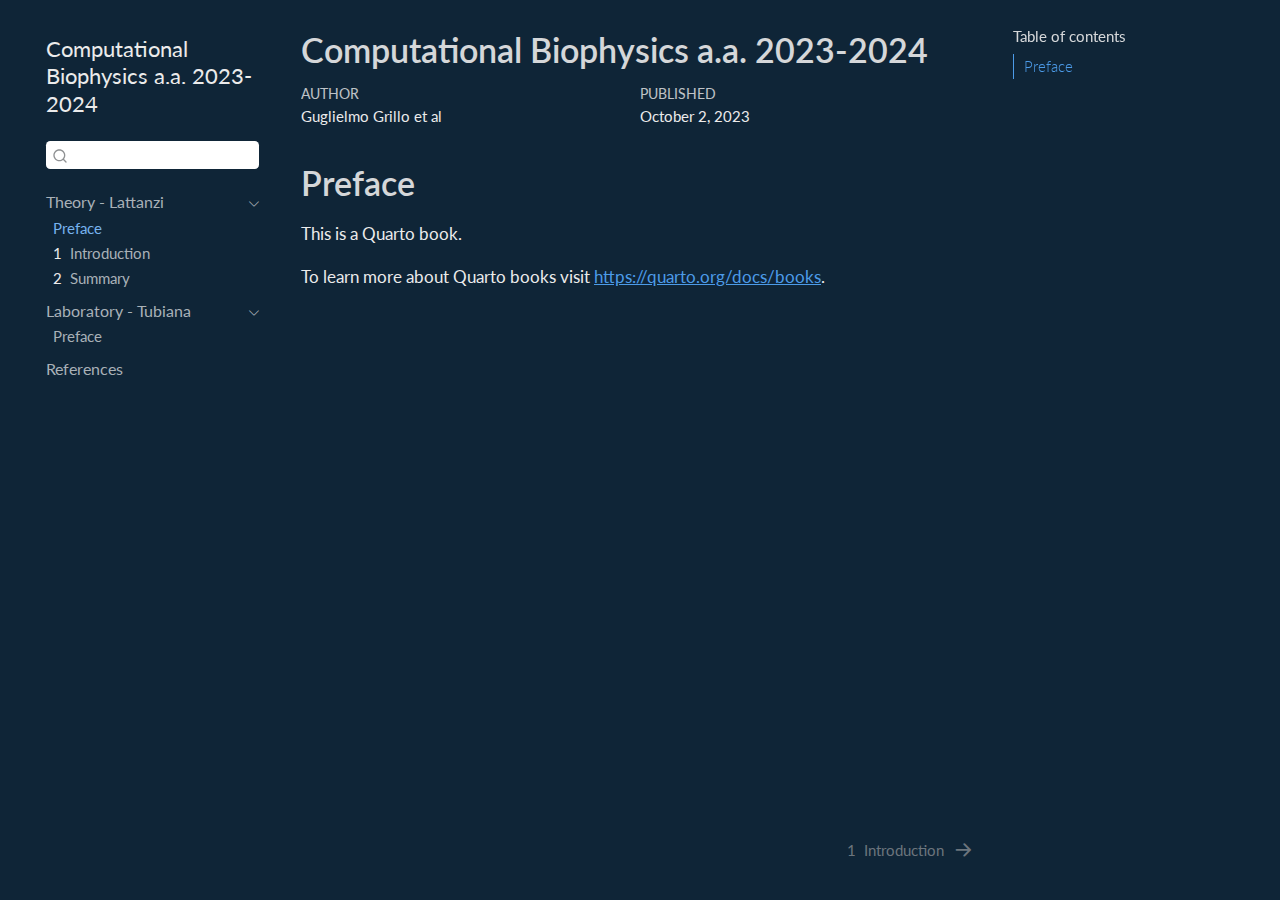
<file: _book/index.html>
<!DOCTYPE html>
<html xmlns="http://www.w3.org/1999/xhtml" lang="en" xml:lang="en"><head>

<meta charset="utf-8">
<meta name="generator" content="quarto-1.3.450">

<meta name="viewport" content="width=device-width, initial-scale=1.0, user-scalable=yes">

<meta name="author" content="Guglielmo Grillo et al">
<meta name="dcterms.date" content="2023-10-02">

<title>Computational Biophysics a.a. 2023-2024</title>
<style>
code{white-space: pre-wrap;}
span.smallcaps{font-variant: small-caps;}
div.columns{display: flex; gap: min(4vw, 1.5em);}
div.column{flex: auto; overflow-x: auto;}
div.hanging-indent{margin-left: 1.5em; text-indent: -1.5em;}
ul.task-list{list-style: none;}
ul.task-list li input[type="checkbox"] {
  width: 0.8em;
  margin: 0 0.8em 0.2em -1em; /* quarto-specific, see https://github.com/quarto-dev/quarto-cli/issues/4556 */ 
  vertical-align: middle;
}
</style>


<script src="site_libs/quarto-nav/quarto-nav.js"></script>
<script src="site_libs/quarto-nav/headroom.min.js"></script>
<script src="site_libs/clipboard/clipboard.min.js"></script>
<script src="site_libs/quarto-search/autocomplete.umd.js"></script>
<script src="site_libs/quarto-search/fuse.min.js"></script>
<script src="site_libs/quarto-search/quarto-search.js"></script>
<meta name="quarto:offset" content="./">
<link href="./intro.html" rel="next">
<script src="site_libs/quarto-html/quarto.js"></script>
<script src="site_libs/quarto-html/popper.min.js"></script>
<script src="site_libs/quarto-html/tippy.umd.min.js"></script>
<script src="site_libs/quarto-html/anchor.min.js"></script>
<link href="site_libs/quarto-html/tippy.css" rel="stylesheet">
<link href="site_libs/quarto-html/quarto-syntax-highlighting-dark.css" rel="stylesheet" id="quarto-text-highlighting-styles">
<script src="site_libs/bootstrap/bootstrap.min.js"></script>
<link href="site_libs/bootstrap/bootstrap-icons.css" rel="stylesheet">
<link href="site_libs/bootstrap/bootstrap.min.css" rel="stylesheet" id="quarto-bootstrap" data-mode="dark">
<script id="quarto-search-options" type="application/json">{
  "location": "sidebar",
  "copy-button": false,
  "collapse-after": 3,
  "panel-placement": "start",
  "type": "textbox",
  "limit": 20,
  "language": {
    "search-no-results-text": "No results",
    "search-matching-documents-text": "matching documents",
    "search-copy-link-title": "Copy link to search",
    "search-hide-matches-text": "Hide additional matches",
    "search-more-match-text": "more match in this document",
    "search-more-matches-text": "more matches in this document",
    "search-clear-button-title": "Clear",
    "search-detached-cancel-button-title": "Cancel",
    "search-submit-button-title": "Submit",
    "search-label": "Search"
  }
}</script>


</head>

<body class="nav-sidebar floating">

<div id="quarto-search-results"></div>
  <header id="quarto-header" class="headroom fixed-top">
  <nav class="quarto-secondary-nav">
    <div class="container-fluid d-flex">
      <button type="button" class="quarto-btn-toggle btn" data-bs-toggle="collapse" data-bs-target="#quarto-sidebar,#quarto-sidebar-glass" aria-controls="quarto-sidebar" aria-expanded="false" aria-label="Toggle sidebar navigation" onclick="if (window.quartoToggleHeadroom) { window.quartoToggleHeadroom(); }">
        <i class="bi bi-layout-text-sidebar-reverse"></i>
      </button>
      <nav class="quarto-page-breadcrumbs" aria-label="breadcrumb"><ol class="breadcrumb"><li class="breadcrumb-item"><a href="./index.html">Theory - Lattanzi</a></li><li class="breadcrumb-item"><a href="./index.html">Preface</a></li></ol></nav>
      <a class="flex-grow-1" role="button" data-bs-toggle="collapse" data-bs-target="#quarto-sidebar,#quarto-sidebar-glass" aria-controls="quarto-sidebar" aria-expanded="false" aria-label="Toggle sidebar navigation" onclick="if (window.quartoToggleHeadroom) { window.quartoToggleHeadroom(); }">      
      </a>
      <button type="button" class="btn quarto-search-button" aria-label="" onclick="window.quartoOpenSearch();">
        <i class="bi bi-search"></i>
      </button>
    </div>
  </nav>
</header>
<!-- content -->
<div id="quarto-content" class="quarto-container page-columns page-rows-contents page-layout-article">
<!-- sidebar -->
  <nav id="quarto-sidebar" class="sidebar collapse collapse-horizontal sidebar-navigation floating overflow-auto">
    <div class="pt-lg-2 mt-2 text-left sidebar-header">
    <div class="sidebar-title mb-0 py-0">
      <a href="./">Computational Biophysics a.a. 2023-2024</a> 
    </div>
      </div>
        <div class="mt-2 flex-shrink-0 align-items-center">
        <div class="sidebar-search">
        <div id="quarto-search" class="" title="Search"></div>
        </div>
        </div>
    <div class="sidebar-menu-container"> 
    <ul class="list-unstyled mt-1">
        <li class="sidebar-item sidebar-item-section">
      <div class="sidebar-item-container"> 
            <a class="sidebar-item-text sidebar-link text-start" data-bs-toggle="collapse" data-bs-target="#quarto-sidebar-section-1" aria-expanded="true">
 <span class="menu-text">Theory - Lattanzi</span></a>
          <a class="sidebar-item-toggle text-start" data-bs-toggle="collapse" data-bs-target="#quarto-sidebar-section-1" aria-expanded="true" aria-label="Toggle section">
            <i class="bi bi-chevron-right ms-2"></i>
          </a> 
      </div>
      <ul id="quarto-sidebar-section-1" class="collapse list-unstyled sidebar-section depth1 show">  
          <li class="sidebar-item">
  <div class="sidebar-item-container"> 
  <a href="./index.html" class="sidebar-item-text sidebar-link active">
 <span class="menu-text">Preface</span></a>
  </div>
</li>
          <li class="sidebar-item">
  <div class="sidebar-item-container"> 
  <a href="./intro.html" class="sidebar-item-text sidebar-link">
 <span class="menu-text"><span class="chapter-number">1</span>&nbsp; <span class="chapter-title">Introduction</span></span></a>
  </div>
</li>
          <li class="sidebar-item">
  <div class="sidebar-item-container"> 
  <a href="./summary.html" class="sidebar-item-text sidebar-link">
 <span class="menu-text"><span class="chapter-number">2</span>&nbsp; <span class="chapter-title">Summary</span></span></a>
  </div>
</li>
      </ul>
  </li>
        <li class="sidebar-item sidebar-item-section">
      <div class="sidebar-item-container"> 
            <a class="sidebar-item-text sidebar-link text-start" data-bs-toggle="collapse" data-bs-target="#quarto-sidebar-section-2" aria-expanded="true">
 <span class="menu-text">Laboratory - Tubiana</span></a>
          <a class="sidebar-item-toggle text-start" data-bs-toggle="collapse" data-bs-target="#quarto-sidebar-section-2" aria-expanded="true" aria-label="Toggle section">
            <i class="bi bi-chevron-right ms-2"></i>
          </a> 
      </div>
      <ul id="quarto-sidebar-section-2" class="collapse list-unstyled sidebar-section depth1 show">  
          <li class="sidebar-item">
  <div class="sidebar-item-container"> 
  <a href="./index.html" class="sidebar-item-text sidebar-link">
 <span class="menu-text">Preface</span></a>
  </div>
</li>
      </ul>
  </li>
        <li class="sidebar-item">
  <div class="sidebar-item-container"> 
  <a href="./references.html" class="sidebar-item-text sidebar-link">
 <span class="menu-text">References</span></a>
  </div>
</li>
    </ul>
    </div>
</nav>
<div id="quarto-sidebar-glass" data-bs-toggle="collapse" data-bs-target="#quarto-sidebar,#quarto-sidebar-glass"></div>
<!-- margin-sidebar -->
    <div id="quarto-margin-sidebar" class="sidebar margin-sidebar">
        <nav id="TOC" role="doc-toc" class="toc-active">
    <h2 id="toc-title">Table of contents</h2>
   
  <ul>
  <li><a href="#preface" id="toc-preface" class="nav-link active" data-scroll-target="#preface">Preface</a></li>
  </ul>
</nav>
    </div>
<!-- main -->
<main class="content" id="quarto-document-content">

<header id="title-block-header" class="quarto-title-block default">
<div class="quarto-title">
<h1 class="title">Computational Biophysics a.a. 2023-2024</h1>
</div>



<div class="quarto-title-meta">

    <div>
    <div class="quarto-title-meta-heading">Author</div>
    <div class="quarto-title-meta-contents">
             <p>Guglielmo Grillo et al </p>
          </div>
  </div>
    
    <div>
    <div class="quarto-title-meta-heading">Published</div>
    <div class="quarto-title-meta-contents">
      <p class="date">October 2, 2023</p>
    </div>
  </div>
  
    
  </div>
  

</header>

<section id="preface" class="level1 unnumbered">
<h1 class="unnumbered">Preface</h1>
<p>This is a Quarto book.</p>
<p>To learn more about Quarto books visit <a href="https://quarto.org/docs/books" class="uri">https://quarto.org/docs/books</a>.</p>


</section>

</main> <!-- /main -->
<script id="quarto-html-after-body" type="application/javascript">
window.document.addEventListener("DOMContentLoaded", function (event) {
  const toggleBodyColorMode = (bsSheetEl) => {
    const mode = bsSheetEl.getAttribute("data-mode");
    const bodyEl = window.document.querySelector("body");
    if (mode === "dark") {
      bodyEl.classList.add("quarto-dark");
      bodyEl.classList.remove("quarto-light");
    } else {
      bodyEl.classList.add("quarto-light");
      bodyEl.classList.remove("quarto-dark");
    }
  }
  const toggleBodyColorPrimary = () => {
    const bsSheetEl = window.document.querySelector("link#quarto-bootstrap");
    if (bsSheetEl) {
      toggleBodyColorMode(bsSheetEl);
    }
  }
  toggleBodyColorPrimary();  
  const icon = "";
  const anchorJS = new window.AnchorJS();
  anchorJS.options = {
    placement: 'right',
    icon: icon
  };
  anchorJS.add('.anchored');
  const isCodeAnnotation = (el) => {
    for (const clz of el.classList) {
      if (clz.startsWith('code-annotation-')) {                     
        return true;
      }
    }
    return false;
  }
  const clipboard = new window.ClipboardJS('.code-copy-button', {
    text: function(trigger) {
      const codeEl = trigger.previousElementSibling.cloneNode(true);
      for (const childEl of codeEl.children) {
        if (isCodeAnnotation(childEl)) {
          childEl.remove();
        }
      }
      return codeEl.innerText;
    }
  });
  clipboard.on('success', function(e) {
    // button target
    const button = e.trigger;
    // don't keep focus
    button.blur();
    // flash "checked"
    button.classList.add('code-copy-button-checked');
    var currentTitle = button.getAttribute("title");
    button.setAttribute("title", "Copied!");
    let tooltip;
    if (window.bootstrap) {
      button.setAttribute("data-bs-toggle", "tooltip");
      button.setAttribute("data-bs-placement", "left");
      button.setAttribute("data-bs-title", "Copied!");
      tooltip = new bootstrap.Tooltip(button, 
        { trigger: "manual", 
          customClass: "code-copy-button-tooltip",
          offset: [0, -8]});
      tooltip.show();    
    }
    setTimeout(function() {
      if (tooltip) {
        tooltip.hide();
        button.removeAttribute("data-bs-title");
        button.removeAttribute("data-bs-toggle");
        button.removeAttribute("data-bs-placement");
      }
      button.setAttribute("title", currentTitle);
      button.classList.remove('code-copy-button-checked');
    }, 1000);
    // clear code selection
    e.clearSelection();
  });
  function tippyHover(el, contentFn) {
    const config = {
      allowHTML: true,
      content: contentFn,
      maxWidth: 500,
      delay: 100,
      arrow: false,
      appendTo: function(el) {
          return el.parentElement;
      },
      interactive: true,
      interactiveBorder: 10,
      theme: 'quarto',
      placement: 'bottom-start'
    };
    window.tippy(el, config); 
  }
  const noterefs = window.document.querySelectorAll('a[role="doc-noteref"]');
  for (var i=0; i<noterefs.length; i++) {
    const ref = noterefs[i];
    tippyHover(ref, function() {
      // use id or data attribute instead here
      let href = ref.getAttribute('data-footnote-href') || ref.getAttribute('href');
      try { href = new URL(href).hash; } catch {}
      const id = href.replace(/^#\/?/, "");
      const note = window.document.getElementById(id);
      return note.innerHTML;
    });
  }
      let selectedAnnoteEl;
      const selectorForAnnotation = ( cell, annotation) => {
        let cellAttr = 'data-code-cell="' + cell + '"';
        let lineAttr = 'data-code-annotation="' +  annotation + '"';
        const selector = 'span[' + cellAttr + '][' + lineAttr + ']';
        return selector;
      }
      const selectCodeLines = (annoteEl) => {
        const doc = window.document;
        const targetCell = annoteEl.getAttribute("data-target-cell");
        const targetAnnotation = annoteEl.getAttribute("data-target-annotation");
        const annoteSpan = window.document.querySelector(selectorForAnnotation(targetCell, targetAnnotation));
        const lines = annoteSpan.getAttribute("data-code-lines").split(",");
        const lineIds = lines.map((line) => {
          return targetCell + "-" + line;
        })
        let top = null;
        let height = null;
        let parent = null;
        if (lineIds.length > 0) {
            //compute the position of the single el (top and bottom and make a div)
            const el = window.document.getElementById(lineIds[0]);
            top = el.offsetTop;
            height = el.offsetHeight;
            parent = el.parentElement.parentElement;
          if (lineIds.length > 1) {
            const lastEl = window.document.getElementById(lineIds[lineIds.length - 1]);
            const bottom = lastEl.offsetTop + lastEl.offsetHeight;
            height = bottom - top;
          }
          if (top !== null && height !== null && parent !== null) {
            // cook up a div (if necessary) and position it 
            let div = window.document.getElementById("code-annotation-line-highlight");
            if (div === null) {
              div = window.document.createElement("div");
              div.setAttribute("id", "code-annotation-line-highlight");
              div.style.position = 'absolute';
              parent.appendChild(div);
            }
            div.style.top = top - 2 + "px";
            div.style.height = height + 4 + "px";
            let gutterDiv = window.document.getElementById("code-annotation-line-highlight-gutter");
            if (gutterDiv === null) {
              gutterDiv = window.document.createElement("div");
              gutterDiv.setAttribute("id", "code-annotation-line-highlight-gutter");
              gutterDiv.style.position = 'absolute';
              const codeCell = window.document.getElementById(targetCell);
              const gutter = codeCell.querySelector('.code-annotation-gutter');
              gutter.appendChild(gutterDiv);
            }
            gutterDiv.style.top = top - 2 + "px";
            gutterDiv.style.height = height + 4 + "px";
          }
          selectedAnnoteEl = annoteEl;
        }
      };
      const unselectCodeLines = () => {
        const elementsIds = ["code-annotation-line-highlight", "code-annotation-line-highlight-gutter"];
        elementsIds.forEach((elId) => {
          const div = window.document.getElementById(elId);
          if (div) {
            div.remove();
          }
        });
        selectedAnnoteEl = undefined;
      };
      // Attach click handler to the DT
      const annoteDls = window.document.querySelectorAll('dt[data-target-cell]');
      for (const annoteDlNode of annoteDls) {
        annoteDlNode.addEventListener('click', (event) => {
          const clickedEl = event.target;
          if (clickedEl !== selectedAnnoteEl) {
            unselectCodeLines();
            const activeEl = window.document.querySelector('dt[data-target-cell].code-annotation-active');
            if (activeEl) {
              activeEl.classList.remove('code-annotation-active');
            }
            selectCodeLines(clickedEl);
            clickedEl.classList.add('code-annotation-active');
          } else {
            // Unselect the line
            unselectCodeLines();
            clickedEl.classList.remove('code-annotation-active');
          }
        });
      }
  const findCites = (el) => {
    const parentEl = el.parentElement;
    if (parentEl) {
      const cites = parentEl.dataset.cites;
      if (cites) {
        return {
          el,
          cites: cites.split(' ')
        };
      } else {
        return findCites(el.parentElement)
      }
    } else {
      return undefined;
    }
  };
  var bibliorefs = window.document.querySelectorAll('a[role="doc-biblioref"]');
  for (var i=0; i<bibliorefs.length; i++) {
    const ref = bibliorefs[i];
    const citeInfo = findCites(ref);
    if (citeInfo) {
      tippyHover(citeInfo.el, function() {
        var popup = window.document.createElement('div');
        citeInfo.cites.forEach(function(cite) {
          var citeDiv = window.document.createElement('div');
          citeDiv.classList.add('hanging-indent');
          citeDiv.classList.add('csl-entry');
          var biblioDiv = window.document.getElementById('ref-' + cite);
          if (biblioDiv) {
            citeDiv.innerHTML = biblioDiv.innerHTML;
          }
          popup.appendChild(citeDiv);
        });
        return popup.innerHTML;
      });
    }
  }
});
</script>
<nav class="page-navigation">
  <div class="nav-page nav-page-previous">
  </div>
  <div class="nav-page nav-page-next">
      <a href="./intro.html" class="pagination-link">
        <span class="nav-page-text"><span class="chapter-number">1</span>&nbsp; <span class="chapter-title">Introduction</span></span> <i class="bi bi-arrow-right-short"></i>
      </a>
  </div>
</nav>
</div> <!-- /content -->



</body></html>
</file>
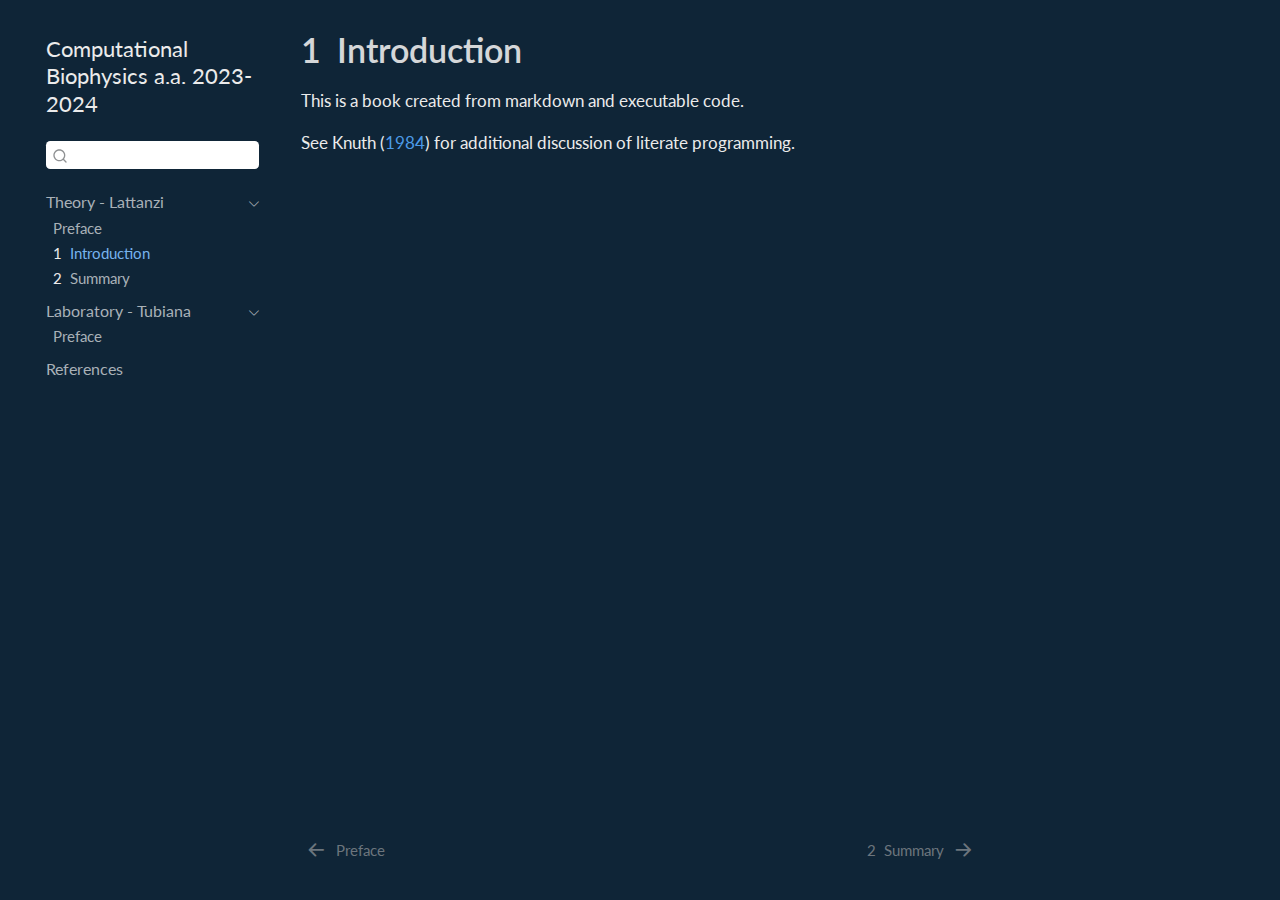
<file: _book/intro.html>
<!DOCTYPE html>
<html xmlns="http://www.w3.org/1999/xhtml" lang="en" xml:lang="en"><head>

<meta charset="utf-8">
<meta name="generator" content="quarto-1.3.450">

<meta name="viewport" content="width=device-width, initial-scale=1.0, user-scalable=yes">


<title>Computational Biophysics a.a. 2023-2024 - 1&nbsp; Introduction</title>
<style>
code{white-space: pre-wrap;}
span.smallcaps{font-variant: small-caps;}
div.columns{display: flex; gap: min(4vw, 1.5em);}
div.column{flex: auto; overflow-x: auto;}
div.hanging-indent{margin-left: 1.5em; text-indent: -1.5em;}
ul.task-list{list-style: none;}
ul.task-list li input[type="checkbox"] {
  width: 0.8em;
  margin: 0 0.8em 0.2em -1em; /* quarto-specific, see https://github.com/quarto-dev/quarto-cli/issues/4556 */ 
  vertical-align: middle;
}
/* CSS for citations */
div.csl-bib-body { }
div.csl-entry {
  clear: both;
}
.hanging-indent div.csl-entry {
  margin-left:2em;
  text-indent:-2em;
}
div.csl-left-margin {
  min-width:2em;
  float:left;
}
div.csl-right-inline {
  margin-left:2em;
  padding-left:1em;
}
div.csl-indent {
  margin-left: 2em;
}</style>


<script src="site_libs/quarto-nav/quarto-nav.js"></script>
<script src="site_libs/quarto-nav/headroom.min.js"></script>
<script src="site_libs/clipboard/clipboard.min.js"></script>
<script src="site_libs/quarto-search/autocomplete.umd.js"></script>
<script src="site_libs/quarto-search/fuse.min.js"></script>
<script src="site_libs/quarto-search/quarto-search.js"></script>
<meta name="quarto:offset" content="./">
<link href="./summary.html" rel="next">
<link href="./index.html" rel="prev">
<script src="site_libs/quarto-html/quarto.js"></script>
<script src="site_libs/quarto-html/popper.min.js"></script>
<script src="site_libs/quarto-html/tippy.umd.min.js"></script>
<script src="site_libs/quarto-html/anchor.min.js"></script>
<link href="site_libs/quarto-html/tippy.css" rel="stylesheet">
<link href="site_libs/quarto-html/quarto-syntax-highlighting-dark.css" rel="stylesheet" id="quarto-text-highlighting-styles">
<script src="site_libs/bootstrap/bootstrap.min.js"></script>
<link href="site_libs/bootstrap/bootstrap-icons.css" rel="stylesheet">
<link href="site_libs/bootstrap/bootstrap.min.css" rel="stylesheet" id="quarto-bootstrap" data-mode="dark">
<script id="quarto-search-options" type="application/json">{
  "location": "sidebar",
  "copy-button": false,
  "collapse-after": 3,
  "panel-placement": "start",
  "type": "textbox",
  "limit": 20,
  "language": {
    "search-no-results-text": "No results",
    "search-matching-documents-text": "matching documents",
    "search-copy-link-title": "Copy link to search",
    "search-hide-matches-text": "Hide additional matches",
    "search-more-match-text": "more match in this document",
    "search-more-matches-text": "more matches in this document",
    "search-clear-button-title": "Clear",
    "search-detached-cancel-button-title": "Cancel",
    "search-submit-button-title": "Submit",
    "search-label": "Search"
  }
}</script>


</head>

<body class="nav-sidebar floating">

<div id="quarto-search-results"></div>
  <header id="quarto-header" class="headroom fixed-top">
  <nav class="quarto-secondary-nav">
    <div class="container-fluid d-flex">
      <button type="button" class="quarto-btn-toggle btn" data-bs-toggle="collapse" data-bs-target="#quarto-sidebar,#quarto-sidebar-glass" aria-controls="quarto-sidebar" aria-expanded="false" aria-label="Toggle sidebar navigation" onclick="if (window.quartoToggleHeadroom) { window.quartoToggleHeadroom(); }">
        <i class="bi bi-layout-text-sidebar-reverse"></i>
      </button>
      <nav class="quarto-page-breadcrumbs" aria-label="breadcrumb"><ol class="breadcrumb"><li class="breadcrumb-item"><a href="./index.html">Theory - Lattanzi</a></li><li class="breadcrumb-item"><a href="./intro.html"><span class="chapter-number">1</span>&nbsp; <span class="chapter-title">Introduction</span></a></li></ol></nav>
      <a class="flex-grow-1" role="button" data-bs-toggle="collapse" data-bs-target="#quarto-sidebar,#quarto-sidebar-glass" aria-controls="quarto-sidebar" aria-expanded="false" aria-label="Toggle sidebar navigation" onclick="if (window.quartoToggleHeadroom) { window.quartoToggleHeadroom(); }">      
      </a>
      <button type="button" class="btn quarto-search-button" aria-label="" onclick="window.quartoOpenSearch();">
        <i class="bi bi-search"></i>
      </button>
    </div>
  </nav>
</header>
<!-- content -->
<div id="quarto-content" class="quarto-container page-columns page-rows-contents page-layout-article">
<!-- sidebar -->
  <nav id="quarto-sidebar" class="sidebar collapse collapse-horizontal sidebar-navigation floating overflow-auto">
    <div class="pt-lg-2 mt-2 text-left sidebar-header">
    <div class="sidebar-title mb-0 py-0">
      <a href="./">Computational Biophysics a.a. 2023-2024</a> 
    </div>
      </div>
        <div class="mt-2 flex-shrink-0 align-items-center">
        <div class="sidebar-search">
        <div id="quarto-search" class="" title="Search"></div>
        </div>
        </div>
    <div class="sidebar-menu-container"> 
    <ul class="list-unstyled mt-1">
        <li class="sidebar-item sidebar-item-section">
      <div class="sidebar-item-container"> 
            <a class="sidebar-item-text sidebar-link text-start" data-bs-toggle="collapse" data-bs-target="#quarto-sidebar-section-1" aria-expanded="true">
 <span class="menu-text">Theory - Lattanzi</span></a>
          <a class="sidebar-item-toggle text-start" data-bs-toggle="collapse" data-bs-target="#quarto-sidebar-section-1" aria-expanded="true" aria-label="Toggle section">
            <i class="bi bi-chevron-right ms-2"></i>
          </a> 
      </div>
      <ul id="quarto-sidebar-section-1" class="collapse list-unstyled sidebar-section depth1 show">  
          <li class="sidebar-item">
  <div class="sidebar-item-container"> 
  <a href="./index.html" class="sidebar-item-text sidebar-link">
 <span class="menu-text">Preface</span></a>
  </div>
</li>
          <li class="sidebar-item">
  <div class="sidebar-item-container"> 
  <a href="./intro.html" class="sidebar-item-text sidebar-link active">
 <span class="menu-text"><span class="chapter-number">1</span>&nbsp; <span class="chapter-title">Introduction</span></span></a>
  </div>
</li>
          <li class="sidebar-item">
  <div class="sidebar-item-container"> 
  <a href="./summary.html" class="sidebar-item-text sidebar-link">
 <span class="menu-text"><span class="chapter-number">2</span>&nbsp; <span class="chapter-title">Summary</span></span></a>
  </div>
</li>
      </ul>
  </li>
        <li class="sidebar-item sidebar-item-section">
      <div class="sidebar-item-container"> 
            <a class="sidebar-item-text sidebar-link text-start" data-bs-toggle="collapse" data-bs-target="#quarto-sidebar-section-2" aria-expanded="true">
 <span class="menu-text">Laboratory - Tubiana</span></a>
          <a class="sidebar-item-toggle text-start" data-bs-toggle="collapse" data-bs-target="#quarto-sidebar-section-2" aria-expanded="true" aria-label="Toggle section">
            <i class="bi bi-chevron-right ms-2"></i>
          </a> 
      </div>
      <ul id="quarto-sidebar-section-2" class="collapse list-unstyled sidebar-section depth1 show">  
          <li class="sidebar-item">
  <div class="sidebar-item-container"> 
  <a href="./index.html" class="sidebar-item-text sidebar-link">
 <span class="menu-text">Preface</span></a>
  </div>
</li>
      </ul>
  </li>
        <li class="sidebar-item">
  <div class="sidebar-item-container"> 
  <a href="./references.html" class="sidebar-item-text sidebar-link">
 <span class="menu-text">References</span></a>
  </div>
</li>
    </ul>
    </div>
</nav>
<div id="quarto-sidebar-glass" data-bs-toggle="collapse" data-bs-target="#quarto-sidebar,#quarto-sidebar-glass"></div>
<!-- margin-sidebar -->
    <div id="quarto-margin-sidebar" class="sidebar margin-sidebar">
        
    </div>
<!-- main -->
<main class="content" id="quarto-document-content">

<header id="title-block-header" class="quarto-title-block default">
<div class="quarto-title">
<h1 class="title"><span class="chapter-number">1</span>&nbsp; <span class="chapter-title">Introduction</span></h1>
</div>



<div class="quarto-title-meta">

    
  
    
  </div>
  

</header>

<p>This is a book created from markdown and executable code.</p>
<p>See <span class="citation" data-cites="knuth84">Knuth (<a href="references.html#ref-knuth84" role="doc-biblioref">1984</a>)</span> for additional discussion of literate programming.</p>


<div id="refs" class="references csl-bib-body hanging-indent" role="list" style="display: none">
<div id="ref-knuth84" class="csl-entry" role="listitem">
Knuth, Donald E. 1984. <span>“Literate Programming.”</span> <em>Comput. J.</em> 27 (2): 97–111. <a href="https://doi.org/10.1093/comjnl/27.2.97">https://doi.org/10.1093/comjnl/27.2.97</a>.
</div>
</div>

</main> <!-- /main -->
<script id="quarto-html-after-body" type="application/javascript">
window.document.addEventListener("DOMContentLoaded", function (event) {
  const toggleBodyColorMode = (bsSheetEl) => {
    const mode = bsSheetEl.getAttribute("data-mode");
    const bodyEl = window.document.querySelector("body");
    if (mode === "dark") {
      bodyEl.classList.add("quarto-dark");
      bodyEl.classList.remove("quarto-light");
    } else {
      bodyEl.classList.add("quarto-light");
      bodyEl.classList.remove("quarto-dark");
    }
  }
  const toggleBodyColorPrimary = () => {
    const bsSheetEl = window.document.querySelector("link#quarto-bootstrap");
    if (bsSheetEl) {
      toggleBodyColorMode(bsSheetEl);
    }
  }
  toggleBodyColorPrimary();  
  const icon = "";
  const anchorJS = new window.AnchorJS();
  anchorJS.options = {
    placement: 'right',
    icon: icon
  };
  anchorJS.add('.anchored');
  const isCodeAnnotation = (el) => {
    for (const clz of el.classList) {
      if (clz.startsWith('code-annotation-')) {                     
        return true;
      }
    }
    return false;
  }
  const clipboard = new window.ClipboardJS('.code-copy-button', {
    text: function(trigger) {
      const codeEl = trigger.previousElementSibling.cloneNode(true);
      for (const childEl of codeEl.children) {
        if (isCodeAnnotation(childEl)) {
          childEl.remove();
        }
      }
      return codeEl.innerText;
    }
  });
  clipboard.on('success', function(e) {
    // button target
    const button = e.trigger;
    // don't keep focus
    button.blur();
    // flash "checked"
    button.classList.add('code-copy-button-checked');
    var currentTitle = button.getAttribute("title");
    button.setAttribute("title", "Copied!");
    let tooltip;
    if (window.bootstrap) {
      button.setAttribute("data-bs-toggle", "tooltip");
      button.setAttribute("data-bs-placement", "left");
      button.setAttribute("data-bs-title", "Copied!");
      tooltip = new bootstrap.Tooltip(button, 
        { trigger: "manual", 
          customClass: "code-copy-button-tooltip",
          offset: [0, -8]});
      tooltip.show();    
    }
    setTimeout(function() {
      if (tooltip) {
        tooltip.hide();
        button.removeAttribute("data-bs-title");
        button.removeAttribute("data-bs-toggle");
        button.removeAttribute("data-bs-placement");
      }
      button.setAttribute("title", currentTitle);
      button.classList.remove('code-copy-button-checked');
    }, 1000);
    // clear code selection
    e.clearSelection();
  });
  function tippyHover(el, contentFn) {
    const config = {
      allowHTML: true,
      content: contentFn,
      maxWidth: 500,
      delay: 100,
      arrow: false,
      appendTo: function(el) {
          return el.parentElement;
      },
      interactive: true,
      interactiveBorder: 10,
      theme: 'quarto',
      placement: 'bottom-start'
    };
    window.tippy(el, config); 
  }
  const noterefs = window.document.querySelectorAll('a[role="doc-noteref"]');
  for (var i=0; i<noterefs.length; i++) {
    const ref = noterefs[i];
    tippyHover(ref, function() {
      // use id or data attribute instead here
      let href = ref.getAttribute('data-footnote-href') || ref.getAttribute('href');
      try { href = new URL(href).hash; } catch {}
      const id = href.replace(/^#\/?/, "");
      const note = window.document.getElementById(id);
      return note.innerHTML;
    });
  }
      let selectedAnnoteEl;
      const selectorForAnnotation = ( cell, annotation) => {
        let cellAttr = 'data-code-cell="' + cell + '"';
        let lineAttr = 'data-code-annotation="' +  annotation + '"';
        const selector = 'span[' + cellAttr + '][' + lineAttr + ']';
        return selector;
      }
      const selectCodeLines = (annoteEl) => {
        const doc = window.document;
        const targetCell = annoteEl.getAttribute("data-target-cell");
        const targetAnnotation = annoteEl.getAttribute("data-target-annotation");
        const annoteSpan = window.document.querySelector(selectorForAnnotation(targetCell, targetAnnotation));
        const lines = annoteSpan.getAttribute("data-code-lines").split(",");
        const lineIds = lines.map((line) => {
          return targetCell + "-" + line;
        })
        let top = null;
        let height = null;
        let parent = null;
        if (lineIds.length > 0) {
            //compute the position of the single el (top and bottom and make a div)
            const el = window.document.getElementById(lineIds[0]);
            top = el.offsetTop;
            height = el.offsetHeight;
            parent = el.parentElement.parentElement;
          if (lineIds.length > 1) {
            const lastEl = window.document.getElementById(lineIds[lineIds.length - 1]);
            const bottom = lastEl.offsetTop + lastEl.offsetHeight;
            height = bottom - top;
          }
          if (top !== null && height !== null && parent !== null) {
            // cook up a div (if necessary) and position it 
            let div = window.document.getElementById("code-annotation-line-highlight");
            if (div === null) {
              div = window.document.createElement("div");
              div.setAttribute("id", "code-annotation-line-highlight");
              div.style.position = 'absolute';
              parent.appendChild(div);
            }
            div.style.top = top - 2 + "px";
            div.style.height = height + 4 + "px";
            let gutterDiv = window.document.getElementById("code-annotation-line-highlight-gutter");
            if (gutterDiv === null) {
              gutterDiv = window.document.createElement("div");
              gutterDiv.setAttribute("id", "code-annotation-line-highlight-gutter");
              gutterDiv.style.position = 'absolute';
              const codeCell = window.document.getElementById(targetCell);
              const gutter = codeCell.querySelector('.code-annotation-gutter');
              gutter.appendChild(gutterDiv);
            }
            gutterDiv.style.top = top - 2 + "px";
            gutterDiv.style.height = height + 4 + "px";
          }
          selectedAnnoteEl = annoteEl;
        }
      };
      const unselectCodeLines = () => {
        const elementsIds = ["code-annotation-line-highlight", "code-annotation-line-highlight-gutter"];
        elementsIds.forEach((elId) => {
          const div = window.document.getElementById(elId);
          if (div) {
            div.remove();
          }
        });
        selectedAnnoteEl = undefined;
      };
      // Attach click handler to the DT
      const annoteDls = window.document.querySelectorAll('dt[data-target-cell]');
      for (const annoteDlNode of annoteDls) {
        annoteDlNode.addEventListener('click', (event) => {
          const clickedEl = event.target;
          if (clickedEl !== selectedAnnoteEl) {
            unselectCodeLines();
            const activeEl = window.document.querySelector('dt[data-target-cell].code-annotation-active');
            if (activeEl) {
              activeEl.classList.remove('code-annotation-active');
            }
            selectCodeLines(clickedEl);
            clickedEl.classList.add('code-annotation-active');
          } else {
            // Unselect the line
            unselectCodeLines();
            clickedEl.classList.remove('code-annotation-active');
          }
        });
      }
  const findCites = (el) => {
    const parentEl = el.parentElement;
    if (parentEl) {
      const cites = parentEl.dataset.cites;
      if (cites) {
        return {
          el,
          cites: cites.split(' ')
        };
      } else {
        return findCites(el.parentElement)
      }
    } else {
      return undefined;
    }
  };
  var bibliorefs = window.document.querySelectorAll('a[role="doc-biblioref"]');
  for (var i=0; i<bibliorefs.length; i++) {
    const ref = bibliorefs[i];
    const citeInfo = findCites(ref);
    if (citeInfo) {
      tippyHover(citeInfo.el, function() {
        var popup = window.document.createElement('div');
        citeInfo.cites.forEach(function(cite) {
          var citeDiv = window.document.createElement('div');
          citeDiv.classList.add('hanging-indent');
          citeDiv.classList.add('csl-entry');
          var biblioDiv = window.document.getElementById('ref-' + cite);
          if (biblioDiv) {
            citeDiv.innerHTML = biblioDiv.innerHTML;
          }
          popup.appendChild(citeDiv);
        });
        return popup.innerHTML;
      });
    }
  }
});
</script>
<nav class="page-navigation">
  <div class="nav-page nav-page-previous">
      <a href="./index.html" class="pagination-link">
        <i class="bi bi-arrow-left-short"></i> <span class="nav-page-text">Preface</span>
      </a>          
  </div>
  <div class="nav-page nav-page-next">
      <a href="./summary.html" class="pagination-link">
        <span class="nav-page-text"><span class="chapter-number">2</span>&nbsp; <span class="chapter-title">Summary</span></span> <i class="bi bi-arrow-right-short"></i>
      </a>
  </div>
</nav>
</div> <!-- /content -->



</body></html>
</file>
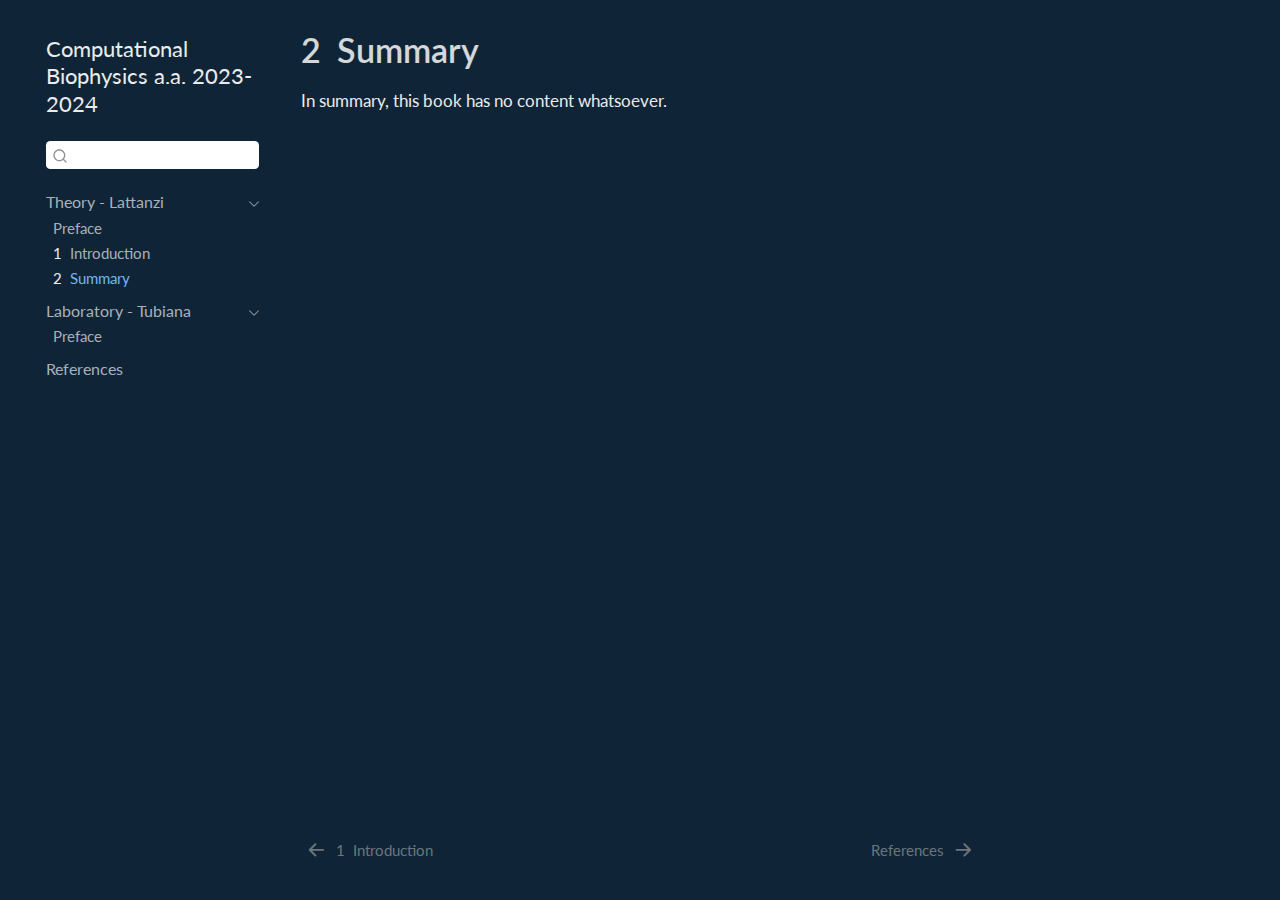
<file: _book/summary.html>
<!DOCTYPE html>
<html xmlns="http://www.w3.org/1999/xhtml" lang="en" xml:lang="en"><head>

<meta charset="utf-8">
<meta name="generator" content="quarto-1.3.450">

<meta name="viewport" content="width=device-width, initial-scale=1.0, user-scalable=yes">


<title>Computational Biophysics a.a. 2023-2024 - 2&nbsp; Summary</title>
<style>
code{white-space: pre-wrap;}
span.smallcaps{font-variant: small-caps;}
div.columns{display: flex; gap: min(4vw, 1.5em);}
div.column{flex: auto; overflow-x: auto;}
div.hanging-indent{margin-left: 1.5em; text-indent: -1.5em;}
ul.task-list{list-style: none;}
ul.task-list li input[type="checkbox"] {
  width: 0.8em;
  margin: 0 0.8em 0.2em -1em; /* quarto-specific, see https://github.com/quarto-dev/quarto-cli/issues/4556 */ 
  vertical-align: middle;
}
</style>


<script src="site_libs/quarto-nav/quarto-nav.js"></script>
<script src="site_libs/quarto-nav/headroom.min.js"></script>
<script src="site_libs/clipboard/clipboard.min.js"></script>
<script src="site_libs/quarto-search/autocomplete.umd.js"></script>
<script src="site_libs/quarto-search/fuse.min.js"></script>
<script src="site_libs/quarto-search/quarto-search.js"></script>
<meta name="quarto:offset" content="./">
<link href="./references.html" rel="next">
<link href="./intro.html" rel="prev">
<script src="site_libs/quarto-html/quarto.js"></script>
<script src="site_libs/quarto-html/popper.min.js"></script>
<script src="site_libs/quarto-html/tippy.umd.min.js"></script>
<script src="site_libs/quarto-html/anchor.min.js"></script>
<link href="site_libs/quarto-html/tippy.css" rel="stylesheet">
<link href="site_libs/quarto-html/quarto-syntax-highlighting-dark.css" rel="stylesheet" id="quarto-text-highlighting-styles">
<script src="site_libs/bootstrap/bootstrap.min.js"></script>
<link href="site_libs/bootstrap/bootstrap-icons.css" rel="stylesheet">
<link href="site_libs/bootstrap/bootstrap.min.css" rel="stylesheet" id="quarto-bootstrap" data-mode="dark">
<script id="quarto-search-options" type="application/json">{
  "location": "sidebar",
  "copy-button": false,
  "collapse-after": 3,
  "panel-placement": "start",
  "type": "textbox",
  "limit": 20,
  "language": {
    "search-no-results-text": "No results",
    "search-matching-documents-text": "matching documents",
    "search-copy-link-title": "Copy link to search",
    "search-hide-matches-text": "Hide additional matches",
    "search-more-match-text": "more match in this document",
    "search-more-matches-text": "more matches in this document",
    "search-clear-button-title": "Clear",
    "search-detached-cancel-button-title": "Cancel",
    "search-submit-button-title": "Submit",
    "search-label": "Search"
  }
}</script>


</head>

<body class="nav-sidebar floating">

<div id="quarto-search-results"></div>
  <header id="quarto-header" class="headroom fixed-top">
  <nav class="quarto-secondary-nav">
    <div class="container-fluid d-flex">
      <button type="button" class="quarto-btn-toggle btn" data-bs-toggle="collapse" data-bs-target="#quarto-sidebar,#quarto-sidebar-glass" aria-controls="quarto-sidebar" aria-expanded="false" aria-label="Toggle sidebar navigation" onclick="if (window.quartoToggleHeadroom) { window.quartoToggleHeadroom(); }">
        <i class="bi bi-layout-text-sidebar-reverse"></i>
      </button>
      <nav class="quarto-page-breadcrumbs" aria-label="breadcrumb"><ol class="breadcrumb"><li class="breadcrumb-item"><a href="./index.html">Theory - Lattanzi</a></li><li class="breadcrumb-item"><a href="./summary.html"><span class="chapter-number">2</span>&nbsp; <span class="chapter-title">Summary</span></a></li></ol></nav>
      <a class="flex-grow-1" role="button" data-bs-toggle="collapse" data-bs-target="#quarto-sidebar,#quarto-sidebar-glass" aria-controls="quarto-sidebar" aria-expanded="false" aria-label="Toggle sidebar navigation" onclick="if (window.quartoToggleHeadroom) { window.quartoToggleHeadroom(); }">      
      </a>
      <button type="button" class="btn quarto-search-button" aria-label="" onclick="window.quartoOpenSearch();">
        <i class="bi bi-search"></i>
      </button>
    </div>
  </nav>
</header>
<!-- content -->
<div id="quarto-content" class="quarto-container page-columns page-rows-contents page-layout-article">
<!-- sidebar -->
  <nav id="quarto-sidebar" class="sidebar collapse collapse-horizontal sidebar-navigation floating overflow-auto">
    <div class="pt-lg-2 mt-2 text-left sidebar-header">
    <div class="sidebar-title mb-0 py-0">
      <a href="./">Computational Biophysics a.a. 2023-2024</a> 
    </div>
      </div>
        <div class="mt-2 flex-shrink-0 align-items-center">
        <div class="sidebar-search">
        <div id="quarto-search" class="" title="Search"></div>
        </div>
        </div>
    <div class="sidebar-menu-container"> 
    <ul class="list-unstyled mt-1">
        <li class="sidebar-item sidebar-item-section">
      <div class="sidebar-item-container"> 
            <a class="sidebar-item-text sidebar-link text-start" data-bs-toggle="collapse" data-bs-target="#quarto-sidebar-section-1" aria-expanded="true">
 <span class="menu-text">Theory - Lattanzi</span></a>
          <a class="sidebar-item-toggle text-start" data-bs-toggle="collapse" data-bs-target="#quarto-sidebar-section-1" aria-expanded="true" aria-label="Toggle section">
            <i class="bi bi-chevron-right ms-2"></i>
          </a> 
      </div>
      <ul id="quarto-sidebar-section-1" class="collapse list-unstyled sidebar-section depth1 show">  
          <li class="sidebar-item">
  <div class="sidebar-item-container"> 
  <a href="./index.html" class="sidebar-item-text sidebar-link">
 <span class="menu-text">Preface</span></a>
  </div>
</li>
          <li class="sidebar-item">
  <div class="sidebar-item-container"> 
  <a href="./intro.html" class="sidebar-item-text sidebar-link">
 <span class="menu-text"><span class="chapter-number">1</span>&nbsp; <span class="chapter-title">Introduction</span></span></a>
  </div>
</li>
          <li class="sidebar-item">
  <div class="sidebar-item-container"> 
  <a href="./summary.html" class="sidebar-item-text sidebar-link active">
 <span class="menu-text"><span class="chapter-number">2</span>&nbsp; <span class="chapter-title">Summary</span></span></a>
  </div>
</li>
      </ul>
  </li>
        <li class="sidebar-item sidebar-item-section">
      <div class="sidebar-item-container"> 
            <a class="sidebar-item-text sidebar-link text-start" data-bs-toggle="collapse" data-bs-target="#quarto-sidebar-section-2" aria-expanded="true">
 <span class="menu-text">Laboratory - Tubiana</span></a>
          <a class="sidebar-item-toggle text-start" data-bs-toggle="collapse" data-bs-target="#quarto-sidebar-section-2" aria-expanded="true" aria-label="Toggle section">
            <i class="bi bi-chevron-right ms-2"></i>
          </a> 
      </div>
      <ul id="quarto-sidebar-section-2" class="collapse list-unstyled sidebar-section depth1 show">  
          <li class="sidebar-item">
  <div class="sidebar-item-container"> 
  <a href="./index.html" class="sidebar-item-text sidebar-link">
 <span class="menu-text">Preface</span></a>
  </div>
</li>
      </ul>
  </li>
        <li class="sidebar-item">
  <div class="sidebar-item-container"> 
  <a href="./references.html" class="sidebar-item-text sidebar-link">
 <span class="menu-text">References</span></a>
  </div>
</li>
    </ul>
    </div>
</nav>
<div id="quarto-sidebar-glass" data-bs-toggle="collapse" data-bs-target="#quarto-sidebar,#quarto-sidebar-glass"></div>
<!-- margin-sidebar -->
    <div id="quarto-margin-sidebar" class="sidebar margin-sidebar">
        
    </div>
<!-- main -->
<main class="content" id="quarto-document-content">

<header id="title-block-header" class="quarto-title-block default">
<div class="quarto-title">
<h1 class="title"><span class="chapter-number">2</span>&nbsp; <span class="chapter-title">Summary</span></h1>
</div>



<div class="quarto-title-meta">

    
  
    
  </div>
  

</header>

<p>In summary, this book has no content whatsoever.</p>



</main> <!-- /main -->
<script id="quarto-html-after-body" type="application/javascript">
window.document.addEventListener("DOMContentLoaded", function (event) {
  const toggleBodyColorMode = (bsSheetEl) => {
    const mode = bsSheetEl.getAttribute("data-mode");
    const bodyEl = window.document.querySelector("body");
    if (mode === "dark") {
      bodyEl.classList.add("quarto-dark");
      bodyEl.classList.remove("quarto-light");
    } else {
      bodyEl.classList.add("quarto-light");
      bodyEl.classList.remove("quarto-dark");
    }
  }
  const toggleBodyColorPrimary = () => {
    const bsSheetEl = window.document.querySelector("link#quarto-bootstrap");
    if (bsSheetEl) {
      toggleBodyColorMode(bsSheetEl);
    }
  }
  toggleBodyColorPrimary();  
  const icon = "";
  const anchorJS = new window.AnchorJS();
  anchorJS.options = {
    placement: 'right',
    icon: icon
  };
  anchorJS.add('.anchored');
  const isCodeAnnotation = (el) => {
    for (const clz of el.classList) {
      if (clz.startsWith('code-annotation-')) {                     
        return true;
      }
    }
    return false;
  }
  const clipboard = new window.ClipboardJS('.code-copy-button', {
    text: function(trigger) {
      const codeEl = trigger.previousElementSibling.cloneNode(true);
      for (const childEl of codeEl.children) {
        if (isCodeAnnotation(childEl)) {
          childEl.remove();
        }
      }
      return codeEl.innerText;
    }
  });
  clipboard.on('success', function(e) {
    // button target
    const button = e.trigger;
    // don't keep focus
    button.blur();
    // flash "checked"
    button.classList.add('code-copy-button-checked');
    var currentTitle = button.getAttribute("title");
    button.setAttribute("title", "Copied!");
    let tooltip;
    if (window.bootstrap) {
      button.setAttribute("data-bs-toggle", "tooltip");
      button.setAttribute("data-bs-placement", "left");
      button.setAttribute("data-bs-title", "Copied!");
      tooltip = new bootstrap.Tooltip(button, 
        { trigger: "manual", 
          customClass: "code-copy-button-tooltip",
          offset: [0, -8]});
      tooltip.show();    
    }
    setTimeout(function() {
      if (tooltip) {
        tooltip.hide();
        button.removeAttribute("data-bs-title");
        button.removeAttribute("data-bs-toggle");
        button.removeAttribute("data-bs-placement");
      }
      button.setAttribute("title", currentTitle);
      button.classList.remove('code-copy-button-checked');
    }, 1000);
    // clear code selection
    e.clearSelection();
  });
  function tippyHover(el, contentFn) {
    const config = {
      allowHTML: true,
      content: contentFn,
      maxWidth: 500,
      delay: 100,
      arrow: false,
      appendTo: function(el) {
          return el.parentElement;
      },
      interactive: true,
      interactiveBorder: 10,
      theme: 'quarto',
      placement: 'bottom-start'
    };
    window.tippy(el, config); 
  }
  const noterefs = window.document.querySelectorAll('a[role="doc-noteref"]');
  for (var i=0; i<noterefs.length; i++) {
    const ref = noterefs[i];
    tippyHover(ref, function() {
      // use id or data attribute instead here
      let href = ref.getAttribute('data-footnote-href') || ref.getAttribute('href');
      try { href = new URL(href).hash; } catch {}
      const id = href.replace(/^#\/?/, "");
      const note = window.document.getElementById(id);
      return note.innerHTML;
    });
  }
      let selectedAnnoteEl;
      const selectorForAnnotation = ( cell, annotation) => {
        let cellAttr = 'data-code-cell="' + cell + '"';
        let lineAttr = 'data-code-annotation="' +  annotation + '"';
        const selector = 'span[' + cellAttr + '][' + lineAttr + ']';
        return selector;
      }
      const selectCodeLines = (annoteEl) => {
        const doc = window.document;
        const targetCell = annoteEl.getAttribute("data-target-cell");
        const targetAnnotation = annoteEl.getAttribute("data-target-annotation");
        const annoteSpan = window.document.querySelector(selectorForAnnotation(targetCell, targetAnnotation));
        const lines = annoteSpan.getAttribute("data-code-lines").split(",");
        const lineIds = lines.map((line) => {
          return targetCell + "-" + line;
        })
        let top = null;
        let height = null;
        let parent = null;
        if (lineIds.length > 0) {
            //compute the position of the single el (top and bottom and make a div)
            const el = window.document.getElementById(lineIds[0]);
            top = el.offsetTop;
            height = el.offsetHeight;
            parent = el.parentElement.parentElement;
          if (lineIds.length > 1) {
            const lastEl = window.document.getElementById(lineIds[lineIds.length - 1]);
            const bottom = lastEl.offsetTop + lastEl.offsetHeight;
            height = bottom - top;
          }
          if (top !== null && height !== null && parent !== null) {
            // cook up a div (if necessary) and position it 
            let div = window.document.getElementById("code-annotation-line-highlight");
            if (div === null) {
              div = window.document.createElement("div");
              div.setAttribute("id", "code-annotation-line-highlight");
              div.style.position = 'absolute';
              parent.appendChild(div);
            }
            div.style.top = top - 2 + "px";
            div.style.height = height + 4 + "px";
            let gutterDiv = window.document.getElementById("code-annotation-line-highlight-gutter");
            if (gutterDiv === null) {
              gutterDiv = window.document.createElement("div");
              gutterDiv.setAttribute("id", "code-annotation-line-highlight-gutter");
              gutterDiv.style.position = 'absolute';
              const codeCell = window.document.getElementById(targetCell);
              const gutter = codeCell.querySelector('.code-annotation-gutter');
              gutter.appendChild(gutterDiv);
            }
            gutterDiv.style.top = top - 2 + "px";
            gutterDiv.style.height = height + 4 + "px";
          }
          selectedAnnoteEl = annoteEl;
        }
      };
      const unselectCodeLines = () => {
        const elementsIds = ["code-annotation-line-highlight", "code-annotation-line-highlight-gutter"];
        elementsIds.forEach((elId) => {
          const div = window.document.getElementById(elId);
          if (div) {
            div.remove();
          }
        });
        selectedAnnoteEl = undefined;
      };
      // Attach click handler to the DT
      const annoteDls = window.document.querySelectorAll('dt[data-target-cell]');
      for (const annoteDlNode of annoteDls) {
        annoteDlNode.addEventListener('click', (event) => {
          const clickedEl = event.target;
          if (clickedEl !== selectedAnnoteEl) {
            unselectCodeLines();
            const activeEl = window.document.querySelector('dt[data-target-cell].code-annotation-active');
            if (activeEl) {
              activeEl.classList.remove('code-annotation-active');
            }
            selectCodeLines(clickedEl);
            clickedEl.classList.add('code-annotation-active');
          } else {
            // Unselect the line
            unselectCodeLines();
            clickedEl.classList.remove('code-annotation-active');
          }
        });
      }
  const findCites = (el) => {
    const parentEl = el.parentElement;
    if (parentEl) {
      const cites = parentEl.dataset.cites;
      if (cites) {
        return {
          el,
          cites: cites.split(' ')
        };
      } else {
        return findCites(el.parentElement)
      }
    } else {
      return undefined;
    }
  };
  var bibliorefs = window.document.querySelectorAll('a[role="doc-biblioref"]');
  for (var i=0; i<bibliorefs.length; i++) {
    const ref = bibliorefs[i];
    const citeInfo = findCites(ref);
    if (citeInfo) {
      tippyHover(citeInfo.el, function() {
        var popup = window.document.createElement('div');
        citeInfo.cites.forEach(function(cite) {
          var citeDiv = window.document.createElement('div');
          citeDiv.classList.add('hanging-indent');
          citeDiv.classList.add('csl-entry');
          var biblioDiv = window.document.getElementById('ref-' + cite);
          if (biblioDiv) {
            citeDiv.innerHTML = biblioDiv.innerHTML;
          }
          popup.appendChild(citeDiv);
        });
        return popup.innerHTML;
      });
    }
  }
});
</script>
<nav class="page-navigation">
  <div class="nav-page nav-page-previous">
      <a href="./intro.html" class="pagination-link">
        <i class="bi bi-arrow-left-short"></i> <span class="nav-page-text"><span class="chapter-number">1</span>&nbsp; <span class="chapter-title">Introduction</span></span>
      </a>          
  </div>
  <div class="nav-page nav-page-next">
      <a href="./references.html" class="pagination-link">
        <span class="nav-page-text">References</span> <i class="bi bi-arrow-right-short"></i>
      </a>
  </div>
</nav>
</div> <!-- /content -->



</body></html>
</file>
<file: _book/site_libs/quarto-html/tippy.css>
.tippy-box[data-animation=fade][data-state=hidden]{opacity:0}[data-tippy-root]{max-width:calc(100vw - 10px)}.tippy-box{position:relative;background-color:#333;color:#fff;border-radius:4px;font-size:14px;line-height:1.4;white-space:normal;outline:0;transition-property:transform,visibility,opacity}.tippy-box[data-placement^=top]>.tippy-arrow{bottom:0}.tippy-box[data-placement^=top]>.tippy-arrow:before{bottom:-7px;left:0;border-width:8px 8px 0;border-top-color:initial;transform-origin:center top}.tippy-box[data-placement^=bottom]>.tippy-arrow{top:0}.tippy-box[data-placement^=bottom]>.tippy-arrow:before{top:-7px;left:0;border-width:0 8px 8px;border-bottom-color:initial;transform-origin:center bottom}.tippy-box[data-placement^=left]>.tippy-arrow{right:0}.tippy-box[data-placement^=left]>.tippy-arrow:before{border-width:8px 0 8px 8px;border-left-color:initial;right:-7px;transform-origin:center left}.tippy-box[data-placement^=right]>.tippy-arrow{left:0}.tippy-box[data-placement^=right]>.tippy-arrow:before{left:-7px;border-width:8px 8px 8px 0;border-right-color:initial;transform-origin:center right}.tippy-box[data-inertia][data-state=visible]{transition-timing-function:cubic-bezier(.54,1.5,.38,1.11)}.tippy-arrow{width:16px;height:16px;color:#333}.tippy-arrow:before{content:"";position:absolute;border-color:transparent;border-style:solid}.tippy-content{position:relative;padding:5px 9px;z-index:1}
</file>
<file: _book/site_libs/quarto-html/quarto-syntax-highlighting-dark.css>
/* quarto syntax highlight colors */
:root {
  --quarto-hl-al-color: #f07178;
  --quarto-hl-an-color: #d4d0ab;
  --quarto-hl-at-color: #00e0e0;
  --quarto-hl-bn-color: #d4d0ab;
  --quarto-hl-bu-color: #abe338;
  --quarto-hl-ch-color: #abe338;
  --quarto-hl-co-color: #f8f8f2;
  --quarto-hl-cv-color: #ffd700;
  --quarto-hl-cn-color: #ffd700;
  --quarto-hl-cf-color: #ffa07a;
  --quarto-hl-dt-color: #ffa07a;
  --quarto-hl-dv-color: #d4d0ab;
  --quarto-hl-do-color: #f8f8f2;
  --quarto-hl-er-color: #f07178;
  --quarto-hl-ex-color: #00e0e0;
  --quarto-hl-fl-color: #d4d0ab;
  --quarto-hl-fu-color: #ffa07a;
  --quarto-hl-im-color: #abe338;
  --quarto-hl-in-color: #d4d0ab;
  --quarto-hl-kw-color: #ffa07a;
  --quarto-hl-op-color: #ffa07a;
  --quarto-hl-ot-color: #00e0e0;
  --quarto-hl-pp-color: #dcc6e0;
  --quarto-hl-re-color: #00e0e0;
  --quarto-hl-sc-color: #abe338;
  --quarto-hl-ss-color: #abe338;
  --quarto-hl-st-color: #abe338;
  --quarto-hl-va-color: #00e0e0;
  --quarto-hl-vs-color: #abe338;
  --quarto-hl-wa-color: #dcc6e0;
}

/* other quarto variables */
:root {
  --quarto-font-monospace: SFMono-Regular, Menlo, Monaco, Consolas, "Liberation Mono", "Courier New", monospace;
}

code span.al {
  background-color: #2a0f15;
  font-weight: bold;
  color: #f07178;
}

code span.an {
  color: #d4d0ab;
}

code span.at {
  color: #00e0e0;
}

code span.bn {
  color: #d4d0ab;
}

code span.bu {
  color: #abe338;
}

code span.ch {
  color: #abe338;
}

code span.co {
  font-style: italic;
  color: #f8f8f2;
}

code span.cv {
  color: #ffd700;
}

code span.cn {
  color: #ffd700;
}

code span.cf {
  font-weight: bold;
  color: #ffa07a;
}

code span.dt {
  color: #ffa07a;
}

code span.dv {
  color: #d4d0ab;
}

code span.do {
  color: #f8f8f2;
}

code span.er {
  color: #f07178;
  text-decoration: underline;
}

code span.ex {
  font-weight: bold;
  color: #00e0e0;
}

code span.fl {
  color: #d4d0ab;
}

code span.fu {
  color: #ffa07a;
}

code span.im {
  color: #abe338;
}

code span.in {
  color: #d4d0ab;
}

code span.kw {
  font-weight: bold;
  color: #ffa07a;
}

pre > code.sourceCode > span {
  color: #f8f8f2;
}

code span {
  color: #f8f8f2;
}

code.sourceCode > span {
  color: #f8f8f2;
}

div.sourceCode,
div.sourceCode pre.sourceCode {
  color: #f8f8f2;
}

code span.op {
  color: #ffa07a;
}

code span.ot {
  color: #00e0e0;
}

code span.pp {
  color: #dcc6e0;
}

code span.re {
  background-color: #f8f8f2;
  color: #00e0e0;
}

code span.sc {
  color: #abe338;
}

code span.ss {
  color: #abe338;
}

code span.st {
  color: #abe338;
}

code span.va {
  color: #00e0e0;
}

code span.vs {
  color: #abe338;
}

code span.wa {
  color: #dcc6e0;
}

.prevent-inlining {
  content: "</";
}

/*# sourceMappingURL=935a306eefa94366c21e1a970dddb765.css.map */
</file>
